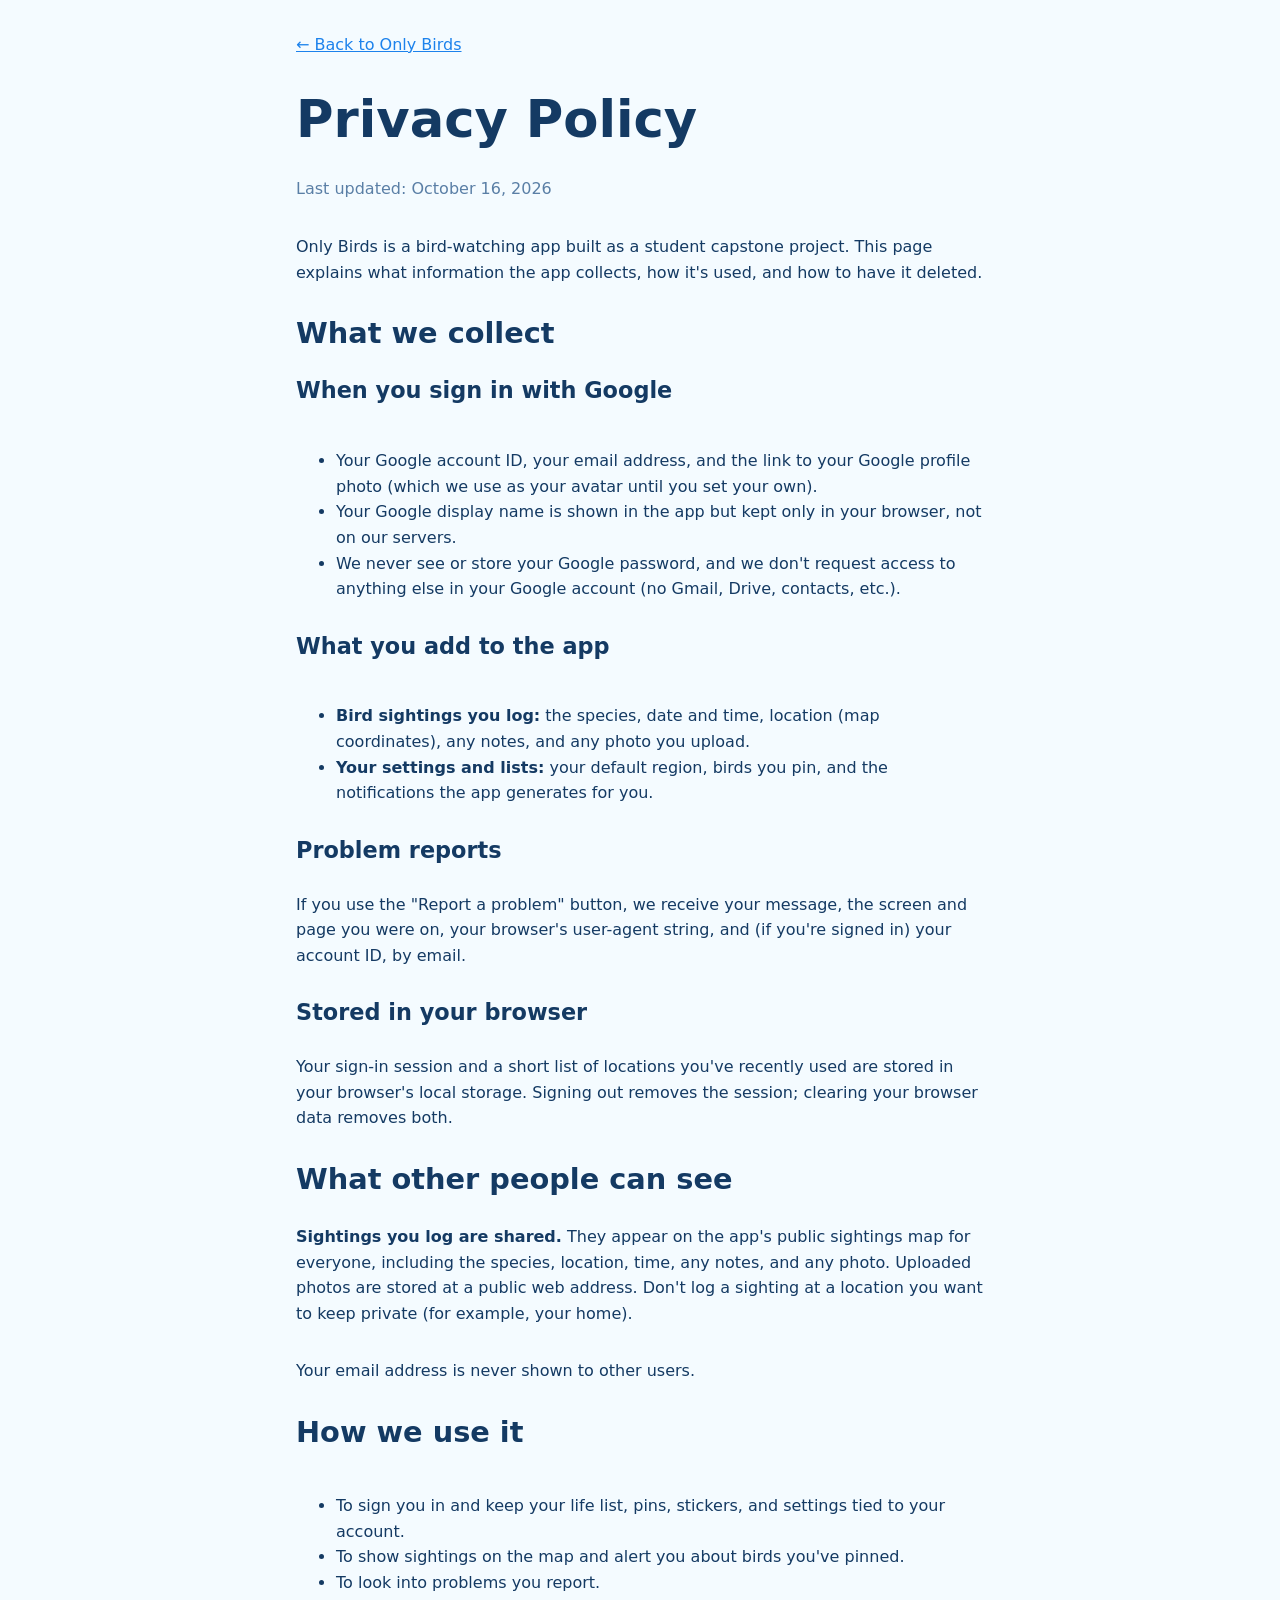
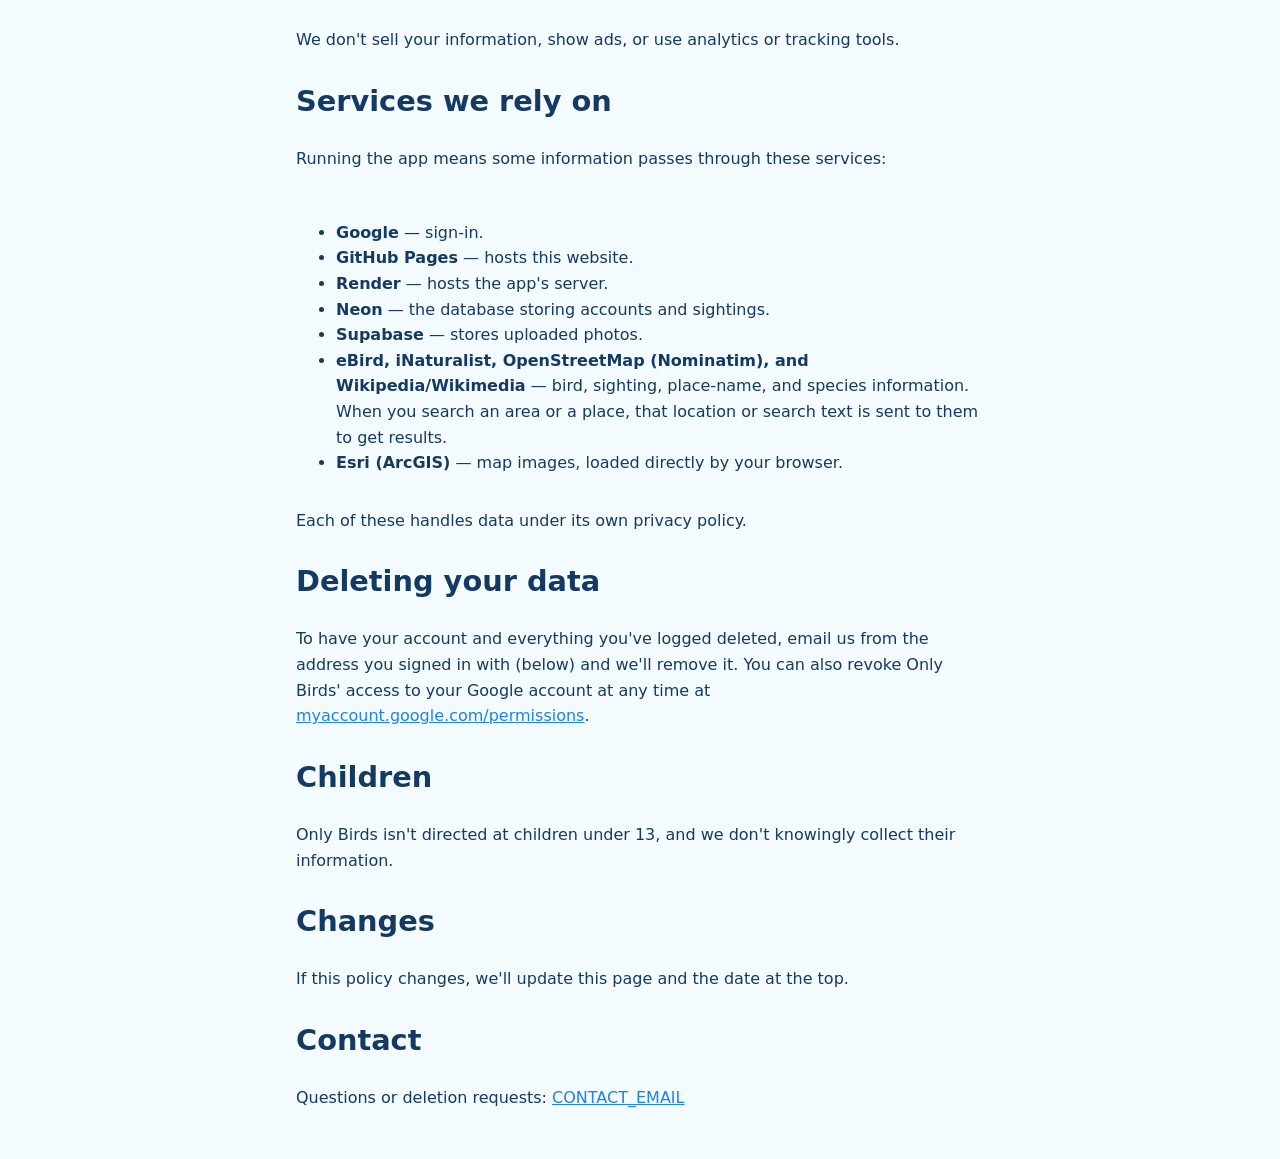
<file: frontend/privacy.html>
<!DOCTYPE html>
<html lang="en">
<head>
  <meta charset="UTF-8" />
  <meta name="viewport" content="width=device-width, initial-scale=1" />
  <title>Only Birds — Privacy Policy</title>
  <link rel="stylesheet" href="./styles/base.css" />
  <!--
    Public privacy policy, linked from Google's OAuth consent screen
    (required to publish "Sign in with Google" — see
    docs/features/user-profiles.md#auth). Served by GitHub Pages at
    /OnlyBirds/privacy.html. Keep it in step with what the app actually
    stores: if a feature starts collecting something new, update this page.
  -->
</head>
<body>
  <main class="ob-container ob-stack" style="max-width: 46rem; padding-block: var(--ob-space-6);">
    <p><a href="./src/preview.html">← Back to Only Birds</a></p>

    <h1>Privacy Policy</h1>
    <p class="ob-text-muted">Last updated: October 16, 2026</p>

    <p>
      Only Birds is a bird-watching app built as a student capstone project. This page explains
      what information the app collects, how it's used, and how to have it deleted.
    </p>

    <h2>What we collect</h2>
    <h3>When you sign in with Google</h3>
    <ul>
      <li>Your Google account ID, your email address, and the link to your Google profile photo (which we use as your avatar until you set your own).</li>
      <li>Your Google display name is shown in the app but kept only in your browser, not on our servers.</li>
      <li>We never see or store your Google password, and we don't request access to anything else in your Google account (no Gmail, Drive, contacts, etc.).</li>
    </ul>

    <h3>What you add to the app</h3>
    <ul>
      <li><strong>Bird sightings you log:</strong> the species, date and time, location (map coordinates), any notes, and any photo you upload.</li>
      <li><strong>Your settings and lists:</strong> your default region, birds you pin, and the notifications the app generates for you.</li>
    </ul>

    <h3>Problem reports</h3>
    <p>
      If you use the "Report a problem" button, we receive your message, the screen and page you were on,
      your browser's user-agent string, and (if you're signed in) your account ID, by email.
    </p>

    <h3>Stored in your browser</h3>
    <p>
      Your sign-in session and a short list of locations you've recently used are stored in your
      browser's local storage. Signing out removes the session; clearing your browser data removes both.
    </p>

    <h2>What other people can see</h2>
    <p>
      <strong>Sightings you log are shared.</strong> They appear on the app's public sightings map
      for everyone, including the species, location, time, any notes, and any photo. Uploaded photos
      are stored at a public web address. Don't log a sighting at a location you want to keep private
      (for example, your home).
    </p>
    <p>Your email address is never shown to other users.</p>

    <h2>How we use it</h2>
    <ul>
      <li>To sign you in and keep your life list, pins, stickers, and settings tied to your account.</li>
      <li>To show sightings on the map and alert you about birds you've pinned.</li>
      <li>To look into problems you report.</li>
    </ul>
    <p>We don't sell your information, show ads, or use analytics or tracking tools.</p>

    <h2>Services we rely on</h2>
    <p>Running the app means some information passes through these services:</p>
    <ul>
      <li><strong>Google</strong> — sign-in.</li>
      <li><strong>GitHub Pages</strong> — hosts this website.</li>
      <li><strong>Render</strong> — hosts the app's server.</li>
      <li><strong>Neon</strong> — the database storing accounts and sightings.</li>
      <li><strong>Supabase</strong> — stores uploaded photos.</li>
      <li><strong>eBird, iNaturalist, OpenStreetMap (Nominatim), and Wikipedia/Wikimedia</strong> — bird, sighting, place-name, and species information. When you search an area or a place, that location or search text is sent to them to get results.</li>
      <li><strong>Esri (ArcGIS)</strong> — map images, loaded directly by your browser.</li>
    </ul>
    <p>Each of these handles data under its own privacy policy.</p>

    <h2>Deleting your data</h2>
    <p>
      To have your account and everything you've logged deleted, email us from the address you
      signed in with (below) and we'll remove it. You can also revoke Only Birds' access to your
      Google account at any time at
      <a href="https://myaccount.google.com/permissions">myaccount.google.com/permissions</a>.
    </p>

    <h2>Children</h2>
    <p>Only Birds isn't directed at children under 13, and we don't knowingly collect their information.</p>

    <h2>Changes</h2>
    <p>If this policy changes, we'll update this page and the date at the top.</p>

    <h2>Contact</h2>
    <p>Questions or deletion requests: <a href="mailto:CONTACT_EMAIL">CONTACT_EMAIL</a></p>
  </main>
</body>
</html>
</file>
<file: frontend/styles/base.css>
/* =========================================================================
   Only Birds — base stylesheet / design system
   =========================================================================
   Plain CSS, no build step. Link it in every HTML page BEFORE the page's
   own stylesheet:

       <link rel="stylesheet" href="../styles/base.css" />
       <link rel="stylesheet" href="styles.css" />

   Then write markup with the `.ob-*` classes below. Rules:

   1. Every colour, size, radius, and shadow is a token (a `--ob-*` CSS
      variable). Your CSS uses `var(--ob-...)`, never a raw hex or px value.
   2. Class names are prefixed `ob-`. Pattern:
         block      .ob-card
         element    .ob-card__title      (double underscore)
         variant    .ob-btn--primary     (double dash)
   3. A reusable block may add ONE class of its own for layout
      (e.g. `.ob-species-card`) but colours/spacing inside it still come
      from tokens.
   4. Don't edit these rules for a one-off. Add a variant here, or a token,
      so the change is shared.

   Full guide: frontend/styles/README.md

   Sections:  TOKENS · DARK MODE · RESET · LAYOUT · BUTTONS · CARDS ·
              TAGS & BADGES · FORMS · FEEDBACK · UTILITIES
   ========================================================================= */

/* ----------------------------------------------------------------------
   TOKENS
   ---------------------------------------------------------------------- */
:root {
  /* Brand palette (raw scale — prefer the semantic tokens further down) */
  --ob-blue-50:  #eef7ff;
  --ob-blue-100: #dbefff;
  --ob-blue-200: #bfe1ff;
  --ob-blue-300: #93ccff;
  --ob-blue-400: #5aacff;
  --ob-blue-500: #3aa0ff;   /* brand */
  --ob-blue-600: #1c82ec;   /* brand, stronger */
  --ob-blue-700: #1668c2;

  --ob-ink-900:  #0f2c4d;
  --ob-ink-700:  #143a63;
  --ob-ink-500:  #3d5f86;
  --ob-ink-400:  #5a7fa6;
  --ob-ink-200:  #b9cbe0;

  --ob-paper:    #ffffff;
  --ob-mist:     #f4fbff;

  --ob-amber-bg:   #ffe9c2;
  --ob-amber-text: #9a5a12;
  --ob-green-bg:   #d6f2e0;
  --ob-green-text: #1c6b45;
  --ob-red-bg:     #ffe0e0;
  --ob-red-text:   #b23a3a;

  /* --- Semantic colours: THIS is what components should reference --- */
  --ob-color-bg:             var(--ob-mist);
  --ob-color-surface:        var(--ob-paper);
  --ob-color-surface-alt:    var(--ob-blue-50);
  --ob-color-border:         #d5e3f6;
  --ob-color-text:           var(--ob-ink-700);
  --ob-color-text-muted:     var(--ob-ink-400);
  --ob-color-brand:          var(--ob-blue-500);
  --ob-color-brand-strong:   var(--ob-blue-600);
  --ob-color-brand-contrast: #ffffff;
  --ob-color-focus:          var(--ob-blue-600);

  --ob-color-info-bg:     var(--ob-blue-100);
  --ob-color-info-text:   var(--ob-blue-700);
  --ob-color-success-bg: var(--ob-green-bg);
  --ob-color-success-text: var(--ob-green-text);
  --ob-color-warning-bg: var(--ob-amber-bg);
  --ob-color-warning-text: var(--ob-amber-text);
  --ob-color-danger-bg:  var(--ob-red-bg);
  --ob-color-danger-text: var(--ob-red-text);

  /* Spacing — 4px base. Use these for margin/padding/gap. */
  --ob-space-1: 0.25rem;   /*  4px */
  --ob-space-2: 0.5rem;    /*  8px */
  --ob-space-3: 0.75rem;   /* 12px */
  --ob-space-4: 1rem;      /* 16px */
  --ob-space-5: 1.5rem;    /* 24px */
  --ob-space-6: 2rem;      /* 32px */
  --ob-space-7: 3rem;      /* 48px */
  --ob-space-8: 4rem;      /* 64px */

  /* Radius — the app is intentionally round */
  --ob-radius-sm:   12px;
  --ob-radius-md:   18px;
  --ob-radius-lg:   30px;
  --ob-radius-pill: 999px;

  /* Shadows — soft and puffy, never hard */
  --ob-shadow-sm: 0 12px 26px -16px rgba(38, 120, 200, 0.40);
  --ob-shadow-md: 0 20px 40px -20px rgba(38, 120, 200, 0.42);
  --ob-shadow-lg: 0 28px 56px -24px rgba(38, 120, 200, 0.48);

  /* Typography */
  --ob-font-sans: "Fredoka", "Segoe UI", system-ui, -apple-system, Roboto, Helvetica, Arial, sans-serif;
  --ob-weight-normal:   400;
  --ob-weight-medium:   500;
  --ob-weight-semibold: 600;
  --ob-weight-bold:     700;

  --ob-text-xs:  0.78rem;
  --ob-text-sm:  0.9rem;
  --ob-text-md:  1rem;
  --ob-text-lg:  1.15rem;
  --ob-text-xl:  1.4rem;
  --ob-text-2xl: 1.8rem;
  --ob-text-3xl: clamp(2.1rem, 5vw, 3.2rem);

  --ob-leading-tight:  1.15;
  --ob-leading-normal: 1.6;

  /* Motion */
  --ob-transition: 150ms ease;

  /* Layout */
  --ob-container:  1060px;
  --ob-z-header:   100;
  --ob-z-dropdown: 200;
  /* Leaflet's own controls/panes reach z-index 1000 (.leaflet-top/.leaflet-bottom) —
     anything meant to sit above a map (a modal, a toast) has to clear that. */
  --ob-z-modal:    1100;
  --ob-z-toast:    1200;
}

/* ----------------------------------------------------------------------
   DARK MODE
   Only the semantic tokens change. Follows the system setting, and an
   explicit [data-theme] on <html> wins over it (for a future toggle).
   ---------------------------------------------------------------------- */
@media (prefers-color-scheme: dark) {
  :root:not([data-theme="light"]) {
    --ob-color-bg:             #0b1626;
    --ob-color-surface:        #152742;
    --ob-color-surface-alt:    #1b3151;
    --ob-color-border:         #294364;
    --ob-color-text:           #eaf3ff;
    --ob-color-text-muted:     #9fb6d4;
    --ob-color-brand:          #58abff;
    --ob-color-brand-strong:   #8ac6ff;
    --ob-color-brand-contrast: #06192f;
    --ob-color-focus:          #8ac6ff;

    --ob-color-info-bg: #1d3557;   --ob-color-info-text: #a9c9ef;
    --ob-color-success-bg: #17402b; --ob-color-success-text: #86e2ac;
    --ob-color-warning-bg: #4a3517; --ob-color-warning-text: #ffcf8f;
    --ob-color-danger-bg: #4a2020;  --ob-color-danger-text: #ff9d9d;

    --ob-shadow-sm: 0 12px 26px -16px rgba(0, 0, 0, 0.55);
    --ob-shadow-md: 0 20px 40px -20px rgba(0, 0, 0, 0.6);
    --ob-shadow-lg: 0 28px 56px -24px rgba(0, 0, 0, 0.65);
  }
}

:root[data-theme="dark"] {
  --ob-color-bg:             #0b1626;
  --ob-color-surface:        #152742;
  --ob-color-surface-alt:    #1b3151;
  --ob-color-border:         #294364;
  --ob-color-text:           #eaf3ff;
  --ob-color-text-muted:     #9fb6d4;
  --ob-color-brand:          #58abff;
  --ob-color-brand-strong:   #8ac6ff;
  --ob-color-brand-contrast: #06192f;
  --ob-color-focus:          #8ac6ff;

  --ob-color-info-bg: #1d3557;   --ob-color-info-text: #a9c9ef;
  --ob-color-success-bg: #17402b; --ob-color-success-text: #86e2ac;
  --ob-color-warning-bg: #4a3517; --ob-color-warning-text: #ffcf8f;
  --ob-color-danger-bg: #4a2020;  --ob-color-danger-text: #ff9d9d;

  --ob-shadow-sm: 0 12px 26px -16px rgba(0, 0, 0, 0.55);
  --ob-shadow-md: 0 20px 40px -20px rgba(0, 0, 0, 0.6);
  --ob-shadow-lg: 0 28px 56px -24px rgba(0, 0, 0, 0.65);
}

/* ----------------------------------------------------------------------
   RESET / BASE ELEMENTS
   ---------------------------------------------------------------------- */
*, *::before, *::after { box-sizing: border-box; }

html { scroll-behavior: smooth; }

body {
  margin: 0;
  font-family: var(--ob-font-sans);
  font-weight: var(--ob-weight-normal);
  font-size: var(--ob-text-md);
  line-height: var(--ob-leading-normal);
  color: var(--ob-color-text);
  background: var(--ob-color-bg);
  -webkit-font-smoothing: antialiased;
}

h1, h2, h3, h4 {
  margin: 0 0 var(--ob-space-3);
  line-height: var(--ob-leading-tight);
  font-weight: var(--ob-weight-semibold);
}
h1 { font-size: var(--ob-text-3xl); font-weight: var(--ob-weight-bold); }
h2 { font-size: var(--ob-text-2xl); }
h3 { font-size: var(--ob-text-xl); }

p { margin: 0 0 var(--ob-space-4); }

a { color: var(--ob-color-brand-strong); }

img, svg, video { max-width: 100%; height: auto; display: block; }

button, input, select, textarea { font: inherit; color: inherit; }

/* One consistent focus ring everywhere */
:where(a, button, input, select, textarea, [tabindex]):focus-visible {
  outline: 3px solid var(--ob-color-focus);
  outline-offset: 2px;
  border-radius: var(--ob-radius-sm);
}

@media (prefers-reduced-motion: reduce) {
  * { animation-duration: 0.01ms !important; transition-duration: 0.01ms !important; }
}

/* ----------------------------------------------------------------------
   LAYOUT HELPERS
   ---------------------------------------------------------------------- */

/* Centered page column */
.ob-container {
  width: 100%;
  max-width: var(--ob-container);
  margin-inline: auto;
  padding-inline: var(--ob-space-5);
}

/* Vertical rhythm: children spaced by --ob-stack-gap (default space-4) */
.ob-stack { display: flex; flex-direction: column; gap: var(--ob-stack-gap, var(--ob-space-4)); }

/* Horizontal group that wraps */
.ob-cluster { display: flex; flex-wrap: wrap; gap: var(--ob-cluster-gap, var(--ob-space-3)); align-items: center; }

/* Responsive card grid */
.ob-grid {
  display: grid;
  gap: var(--ob-space-5);
  grid-template-columns: repeat(auto-fit, minmax(var(--ob-grid-min, 270px), 1fr));
}

/* Skip-to-content link for keyboard users */
.ob-skip-link {
  position: absolute;
  left: -999px;
  top: 0;
  z-index: var(--ob-z-toast);
  background: var(--ob-color-brand);
  color: var(--ob-color-brand-contrast);
  padding: var(--ob-space-2) var(--ob-space-4);
  border-radius: 0 0 var(--ob-radius-sm) 0;
}
.ob-skip-link:focus { left: 0; }

/* ----------------------------------------------------------------------
   BUTTONS   .ob-btn  +  --primary | --ghost | --subtle   +   --sm | --lg | --block
   ---------------------------------------------------------------------- */
.ob-btn {
  display: inline-flex;
  align-items: center;
  justify-content: center;
  gap: var(--ob-space-2);
  padding: var(--ob-space-3) var(--ob-space-5);
  border: none;
  border-radius: var(--ob-radius-pill);
  font-weight: var(--ob-weight-semibold);
  font-size: var(--ob-text-md);
  text-decoration: none;
  cursor: pointer;
  transition: transform var(--ob-transition), background var(--ob-transition), box-shadow var(--ob-transition);
}
.ob-btn:disabled, .ob-btn[aria-disabled="true"] { opacity: 0.55; cursor: not-allowed; }

.ob-btn--primary {
  background: var(--ob-color-brand);
  color: var(--ob-color-brand-contrast);
  box-shadow: 0 8px 0 -2px var(--ob-color-brand-strong), var(--ob-shadow-sm);
}
.ob-btn--primary:hover:not(:disabled) { transform: translateY(-2px); background: var(--ob-color-brand-strong); }
.ob-btn--primary:active:not(:disabled) { transform: translateY(4px); box-shadow: 0 3px 0 -2px var(--ob-color-brand-strong); }

.ob-btn--ghost {
  background: var(--ob-color-surface);
  color: var(--ob-color-text);
  box-shadow: var(--ob-shadow-sm);
}
.ob-btn--ghost:hover:not(:disabled) { transform: translateY(-2px); }

.ob-btn--subtle {
  background: var(--ob-color-surface-alt);
  color: var(--ob-color-brand-strong);
}
.ob-btn--subtle:hover:not(:disabled) { background: var(--ob-color-info-bg); }

.ob-btn--sm { padding: var(--ob-space-2) var(--ob-space-4); font-size: var(--ob-text-sm); }
.ob-btn--lg { padding: var(--ob-space-4) var(--ob-space-7); font-size: var(--ob-text-lg); }
.ob-btn--block { display: flex; width: 100%; }

/* ----------------------------------------------------------------------
   CARDS   .ob-card  (+ __title / __body)  +  --flat | --interactive
   ---------------------------------------------------------------------- */
.ob-card {
  background: var(--ob-color-surface);
  border-radius: var(--ob-radius-lg);
  padding: var(--ob-space-5);
  box-shadow: var(--ob-shadow-sm);
}
.ob-card--flat { box-shadow: none; border: 1px solid var(--ob-color-border); }
.ob-card--interactive { transition: transform var(--ob-transition), box-shadow var(--ob-transition); }
.ob-card--interactive:hover { transform: translateY(-6px) rotate(-0.4deg); box-shadow: var(--ob-shadow-md); }
.ob-card__title { font-size: var(--ob-text-lg); margin: 0 0 var(--ob-space-2); }
.ob-card__body  { color: var(--ob-color-text-muted); margin: 0; }

/* ----------------------------------------------------------------------
   TABLE   .ob-table — plain data table (header row + bottom-bordered rows).
   First real use: Presenters/BugBacklog.js. No variants yet.
   ---------------------------------------------------------------------- */
.ob-table {
  width: 100%;
  border-collapse: collapse;
  font-size: var(--ob-text-sm);
}
.ob-table th,
.ob-table td {
  text-align: left;
  padding: var(--ob-space-3);
  border-bottom: 1px solid var(--ob-color-border);
  vertical-align: top;
}
.ob-table th {
  font-weight: 600;
  color: var(--ob-color-text-muted);
  white-space: nowrap;
}
.ob-table tbody tr:last-child td { border-bottom: none; }

/* ----------------------------------------------------------------------
   TAGS & BADGES
   .ob-tag  +  --info | --progress | --success | --warning | --danger
   .ob-badge  = small round count bubble
   ---------------------------------------------------------------------- */
.ob-tag {
  display: inline-block;
  font-size: var(--ob-text-xs);
  font-weight: var(--ob-weight-semibold);
  padding: var(--ob-space-1) var(--ob-space-3);
  border-radius: var(--ob-radius-pill);
  background: var(--ob-color-surface-alt);
  color: var(--ob-color-text-muted);
}
.ob-tag--info     { background: var(--ob-color-info-bg);    color: var(--ob-color-info-text); }
.ob-tag--progress { background: var(--ob-color-warning-bg); color: var(--ob-color-warning-text); }
.ob-tag--success  { background: var(--ob-color-success-bg); color: var(--ob-color-success-text); }
.ob-tag--warning  { background: var(--ob-color-warning-bg); color: var(--ob-color-warning-text); }
.ob-tag--danger   { background: var(--ob-color-danger-bg);  color: var(--ob-color-danger-text); }

.ob-badge {
  display: inline-grid;
  place-items: center;
  min-width: 1.5rem;
  height: 1.5rem;
  padding: 0 var(--ob-space-2);
  border-radius: var(--ob-radius-pill);
  background: var(--ob-color-brand);
  color: var(--ob-color-brand-contrast);
  font-size: var(--ob-text-xs);
  font-weight: var(--ob-weight-bold);
}

/* ----------------------------------------------------------------------
   FORMS   .ob-field (wrapper)  .ob-label  .ob-input / .ob-select / .ob-textarea  .ob-hint
   ---------------------------------------------------------------------- */
.ob-field { display: flex; flex-direction: column; gap: var(--ob-space-2); }
.ob-label { font-weight: var(--ob-weight-medium); font-size: var(--ob-text-sm); }
.ob-input, .ob-select, .ob-textarea {
  width: 100%;
  padding: var(--ob-space-3) var(--ob-space-4);
  background: var(--ob-color-surface);
  border: 2px solid var(--ob-color-border);
  border-radius: var(--ob-radius-md);
  transition: border-color var(--ob-transition);
}
.ob-input:focus, .ob-select:focus, .ob-textarea:focus {
  border-color: var(--ob-color-brand);
  outline: none;
}
.ob-textarea { min-height: 6rem; resize: vertical; }
.ob-hint { font-size: var(--ob-text-xs); color: var(--ob-color-text-muted); }
.ob-field--error .ob-input,
.ob-field--error .ob-select,
.ob-field--error .ob-textarea { border-color: var(--ob-color-danger-text); }
.ob-field--error .ob-hint { color: var(--ob-color-danger-text); }

/* ----------------------------------------------------------------------
   FEEDBACK   .ob-alert (+ --info | --success | --warning | --danger)   .ob-spinner
   ---------------------------------------------------------------------- */
.ob-alert {
  padding: var(--ob-space-4);
  border-radius: var(--ob-radius-md);
  background: var(--ob-color-info-bg);
  color: var(--ob-color-info-text);
  font-size: var(--ob-text-sm);
}
.ob-alert--success { background: var(--ob-color-success-bg); color: var(--ob-color-success-text); }
.ob-alert--warning { background: var(--ob-color-warning-bg); color: var(--ob-color-warning-text); }
.ob-alert--danger  { background: var(--ob-color-danger-bg);  color: var(--ob-color-danger-text); }

.ob-spinner {
  width: 1.5rem;
  height: 1.5rem;
  border: 3px solid var(--ob-color-border);
  border-top-color: var(--ob-color-brand);
  border-radius: 50%;
  animation: ob-spin 0.8s linear infinite;
}
@keyframes ob-spin { to { transform: rotate(360deg); } }

/* ----------------------------------------------------------------------
   UTILITIES  (use sparingly — prefer a real component class)
   ---------------------------------------------------------------------- */
.ob-visually-hidden {
  position: absolute !important;
  width: 1px; height: 1px;
  margin: -1px; padding: 0; border: 0;
  clip: rect(0 0 0 0); clip-path: inset(50%);
  overflow: hidden; white-space: nowrap;
}
.ob-text-muted  { color: var(--ob-color-text-muted); }
.ob-text-center { text-align: center; }
.ob-text-sm     { font-size: var(--ob-text-sm); }
</file>
